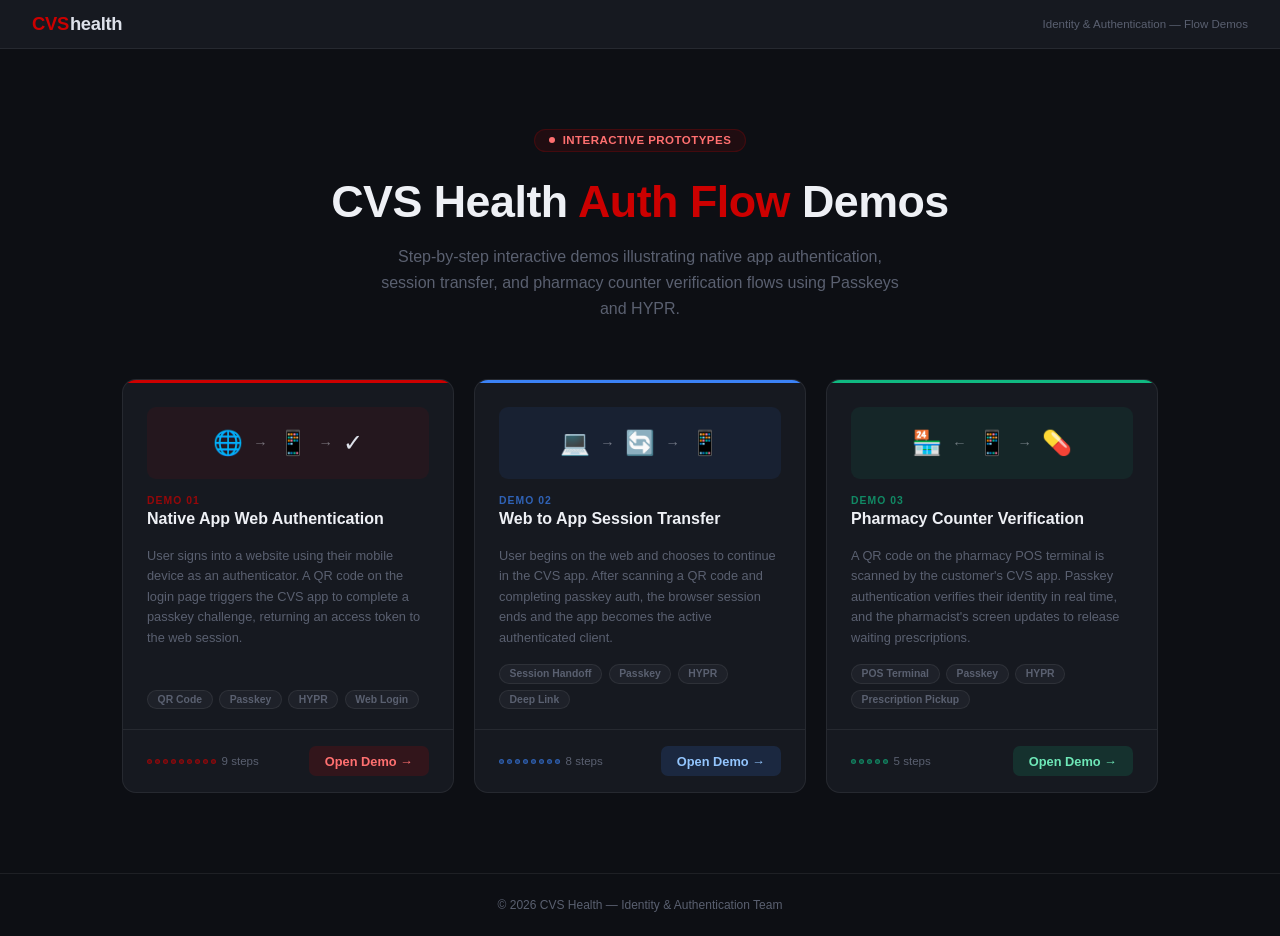
<file: index.html>
<!DOCTYPE html>
<html lang="en">
<head>
  <meta charset="UTF-8" />
  <meta name="viewport" content="width=device-width, initial-scale=1.0" />
  <title>CVS Health — Auth Flow Demos</title>
  <style>
    *, *::before, *::after { box-sizing: border-box; margin: 0; padding: 0; }

    :root {
      --red: #CC0000;
      --red-dk: #990000;
      --bg: #0d0f14;
      --sur: #161920;
      --sur2: #1e2129;
      --border: rgba(255,255,255,0.07);
      --txt: #dde1ea;
      --muted: #5a6070;
      --c1: #CC0000;
      --c2: #3b82f6;
      --c3: #10b981;
    }

    html, body {
      min-height: 100%;
      font-family: -apple-system, BlinkMacSystemFont, 'Segoe UI', sans-serif;
      background: var(--bg);
      color: var(--txt);
    }

    /* ── HEADER ── */
    header {
      background: var(--sur);
      border-bottom: 1px solid var(--border);
      padding: .8rem 2rem;
      display: flex;
      align-items: center;
      justify-content: space-between;
    }

    .cvs-logo { font-size: 1.15rem; font-weight: 900; letter-spacing: -.3px; }
    .cvs-r { color: var(--red); }
    .cvs-h { color: var(--txt); margin-left: 1px; }
    .header-tag { font-size: .72rem; color: var(--muted); }

    /* ── HERO ── */
    .hero {
      max-width: 760px;
      margin: 5rem auto 3.5rem;
      padding: 0 2rem;
      text-align: center;
    }

    .hero-eyebrow {
      display: inline-flex;
      align-items: center;
      gap: .5rem;
      background: rgba(204,0,0,.1);
      border: 1px solid rgba(204,0,0,.2);
      color: #ff7070;
      font-size: .72rem;
      font-weight: 600;
      padding: .3rem .85rem;
      border-radius: 20px;
      margin-bottom: 1.5rem;
      letter-spacing: .04em;
      text-transform: uppercase;
    }

    .hero-eyebrow::before {
      content: '';
      width: 6px;
      height: 6px;
      border-radius: 50%;
      background: #ff7070;
      animation: pulse 1.8s ease-in-out infinite;
    }

    @keyframes pulse {
      0%,100% { opacity:1; transform:scale(1); }
      50%      { opacity:.3; transform:scale(.7); }
    }

    .hero h1 {
      font-size: clamp(2rem, 5vw, 2.8rem);
      font-weight: 800;
      line-height: 1.15;
      letter-spacing: -.5px;
      color: #eef0f5;
      margin-bottom: 1rem;
    }

    .hero h1 span { color: var(--red); }

    .hero p {
      font-size: 1rem;
      color: var(--muted);
      line-height: 1.65;
      max-width: 520px;
      margin: 0 auto;
    }

    /* ── GRID ── */
    .grid {
      max-width: 1100px;
      margin: 0 auto 5rem;
      padding: 0 2rem;
      display: grid;
      grid-template-columns: repeat(3, 1fr);
      gap: 1.25rem;
    }

    /* ── CARD ── */
    .card {
      background: var(--sur);
      border: 1px solid var(--border);
      border-radius: 14px;
      overflow: hidden;
      display: flex;
      flex-direction: column;
      transition: transform .2s, box-shadow .2s, border-color .2s;
    }

    .card:hover {
      transform: translateY(-4px);
      box-shadow: 0 16px 48px rgba(0,0,0,.4);
    }

    .card-1:hover { border-color: rgba(204,0,0,.35); }
    .card-2:hover { border-color: rgba(59,130,246,.35); }
    .card-3:hover { border-color: rgba(16,185,129,.35); }

    .card-accent {
      height: 3px;
      flex-shrink: 0;
    }
    .card-1 .card-accent { background: var(--c1); }
    .card-2 .card-accent { background: var(--c2); }
    .card-3 .card-accent { background: var(--c3); }

    .card-body {
      padding: 1.5rem 1.5rem 1.25rem;
      flex: 1;
      display: flex;
      flex-direction: column;
      gap: 1rem;
    }

    /* visual preview strip */
    .card-visual {
      height: 72px;
      border-radius: 9px;
      display: flex;
      align-items: center;
      justify-content: center;
      gap: .65rem;
      font-size: 1.5rem;
      flex-shrink: 0;
    }
    .card-1 .card-visual { background: rgba(204,0,0,.08); }
    .card-2 .card-visual { background: rgba(59,130,246,.08); }
    .card-3 .card-visual { background: rgba(16,185,129,.08); }

    .flow-arrow {
      font-size: .9rem;
      opacity: .45;
    }

    /* number + title */
    .card-num {
      font-size: .65rem;
      font-weight: 700;
      text-transform: uppercase;
      letter-spacing: .1em;
    }
    .card-1 .card-num { color: rgba(204,0,0,.7); }
    .card-2 .card-num { color: rgba(59,130,246,.7); }
    .card-3 .card-num { color: rgba(16,185,129,.7); }

    .card-title {
      font-size: 1rem;
      font-weight: 700;
      color: #eef0f5;
      margin-top: .2rem;
      line-height: 1.3;
    }

    .card-desc {
      font-size: .8rem;
      color: var(--muted);
      line-height: 1.6;
    }

    /* tags */
    .card-tags {
      display: flex;
      flex-wrap: wrap;
      gap: .4rem;
      margin-top: auto;
    }

    .tag {
      font-size: .65rem;
      font-weight: 600;
      padding: .2rem .6rem;
      border-radius: 20px;
      background: var(--sur2);
      color: var(--muted);
      border: 1px solid var(--border);
    }

    /* footer */
    .card-footer {
      padding: 1rem 1.5rem;
      border-top: 1px solid var(--border);
      display: flex;
      align-items: center;
      justify-content: space-between;
    }

    .card-steps {
      font-size: .72rem;
      color: var(--muted);
      display: flex;
      align-items: center;
      gap: .35rem;
    }

    .steps-dots {
      display: flex;
      gap: 3px;
    }

    .steps-dots span {
      width: 5px;
      height: 5px;
      border-radius: 50%;
      background: var(--sur2);
      border: 1px solid var(--border);
    }

    .card-1 .steps-dots span { background: rgba(204,0,0,.35); border-color: rgba(204,0,0,.5); }
    .card-2 .steps-dots span { background: rgba(59,130,246,.35); border-color: rgba(59,130,246,.5); }
    .card-3 .steps-dots span { background: rgba(16,185,129,.35); border-color: rgba(16,185,129,.5); }

    .card-link {
      display: inline-flex;
      align-items: center;
      gap: .4rem;
      font-size: .8rem;
      font-weight: 600;
      text-decoration: none;
      padding: .45rem 1rem;
      border-radius: 7px;
      transition: background .15s;
    }

    .card-1 .card-link { background: rgba(204,0,0,.15); color: #ff7070; }
    .card-1 .card-link:hover { background: rgba(204,0,0,.25); }
    .card-2 .card-link { background: rgba(59,130,246,.15); color: #93c5fd; }
    .card-2 .card-link:hover { background: rgba(59,130,246,.25); }
    .card-3 .card-link { background: rgba(16,185,129,.15); color: #6ee7b7; }
    .card-3 .card-link:hover { background: rgba(16,185,129,.25); }

    /* ── FOOTER ── */
    footer {
      border-top: 1px solid var(--border);
      padding: 1.5rem 2rem;
      text-align: center;
      font-size: .75rem;
      color: var(--muted);
    }

    @media (max-width: 860px) {
      .grid { grid-template-columns: 1fr; max-width: 480px; }
      .hero { margin-top: 3rem; }
    }
  </style>
</head>
<body>

  <header>
    <div class="cvs-logo"><span class="cvs-r">CVS</span><span class="cvs-h">health</span></div>
    <span class="header-tag">Identity &amp; Authentication &mdash; Flow Demos</span>
  </header>

  <section class="hero">
    <div class="hero-eyebrow">Interactive Prototypes</div>
    <h1>CVS Health <span>Auth Flow</span> Demos</h1>
    <p>Step-by-step interactive demos illustrating native app authentication, session transfer, and pharmacy counter verification flows using Passkeys and HYPR.</p>
  </section>

  <div class="grid">

    <!-- Demo 1 -->
    <div class="card card-1">
      <div class="card-accent"></div>
      <div class="card-body">
        <div class="card-visual">
          <span>&#127760;</span>
          <span class="flow-arrow">&#8594;</span>
          <span>&#128241;</span>
          <span class="flow-arrow">&#8594;</span>
          <span>&#10003;</span>
        </div>
        <div>
          <div class="card-num">Demo 01</div>
          <div class="card-title">Native App Web Authentication</div>
        </div>
        <p class="card-desc">User signs into a website using their mobile device as an authenticator. A QR code on the login page triggers the CVS app to complete a passkey challenge, returning an access token to the web session.</p>
        <div class="card-tags">
          <span class="tag">QR Code</span>
          <span class="tag">Passkey</span>
          <span class="tag">HYPR</span>
          <span class="tag">Web Login</span>
        </div>
      </div>
      <div class="card-footer">
        <div class="card-steps">
          <div class="steps-dots">
            <span></span><span></span><span></span><span></span><span></span>
            <span></span><span></span><span></span><span></span>
          </div>
          9 steps
        </div>
        <a href="web-auth.html" class="card-link">Open Demo &#8594;</a>
      </div>
    </div>

    <!-- Demo 2 -->
    <div class="card card-2">
      <div class="card-accent"></div>
      <div class="card-body">
        <div class="card-visual">
          <span>&#128187;</span>
          <span class="flow-arrow">&#8594;</span>
          <span>&#128260;</span>
          <span class="flow-arrow">&#8594;</span>
          <span>&#128241;</span>
        </div>
        <div>
          <div class="card-num">Demo 02</div>
          <div class="card-title">Web to App Session Transfer</div>
        </div>
        <p class="card-desc">User begins on the web and chooses to continue in the CVS app. After scanning a QR code and completing passkey auth, the browser session ends and the app becomes the active authenticated client.</p>
        <div class="card-tags">
          <span class="tag">Session Handoff</span>
          <span class="tag">Passkey</span>
          <span class="tag">HYPR</span>
          <span class="tag">Deep Link</span>
        </div>
      </div>
      <div class="card-footer">
        <div class="card-steps">
          <div class="steps-dots">
            <span></span><span></span><span></span><span></span>
            <span></span><span></span><span></span><span></span>
          </div>
          8 steps
        </div>
        <a href="variation.html" class="card-link">Open Demo &#8594;</a>
      </div>
    </div>

    <!-- Demo 3 -->
    <div class="card card-3">
      <div class="card-accent"></div>
      <div class="card-body">
        <div class="card-visual">
          <span>&#127978;</span>
          <span class="flow-arrow">&#8592;</span>
          <span>&#128241;</span>
          <span class="flow-arrow">&#8594;</span>
          <span>&#128138;</span>
        </div>
        <div>
          <div class="card-num">Demo 03</div>
          <div class="card-title">Pharmacy Counter Verification</div>
        </div>
        <p class="card-desc">A QR code on the pharmacy POS terminal is scanned by the customer's CVS app. Passkey authentication verifies their identity in real time, and the pharmacist's screen updates to release waiting prescriptions.</p>
        <div class="card-tags">
          <span class="tag">POS Terminal</span>
          <span class="tag">Passkey</span>
          <span class="tag">HYPR</span>
          <span class="tag">Prescription Pickup</span>
        </div>
      </div>
      <div class="card-footer">
        <div class="card-steps">
          <div class="steps-dots">
            <span></span><span></span><span></span><span></span><span></span>
          </div>
          5 steps
        </div>
        <a href="pharmacy.html" class="card-link">Open Demo &#8594;</a>
      </div>
    </div>

  </div>

  <footer>
    &copy; 2026 CVS Health &mdash; Identity &amp; Authentication Team
  </footer>

</body>
</html>
</file>
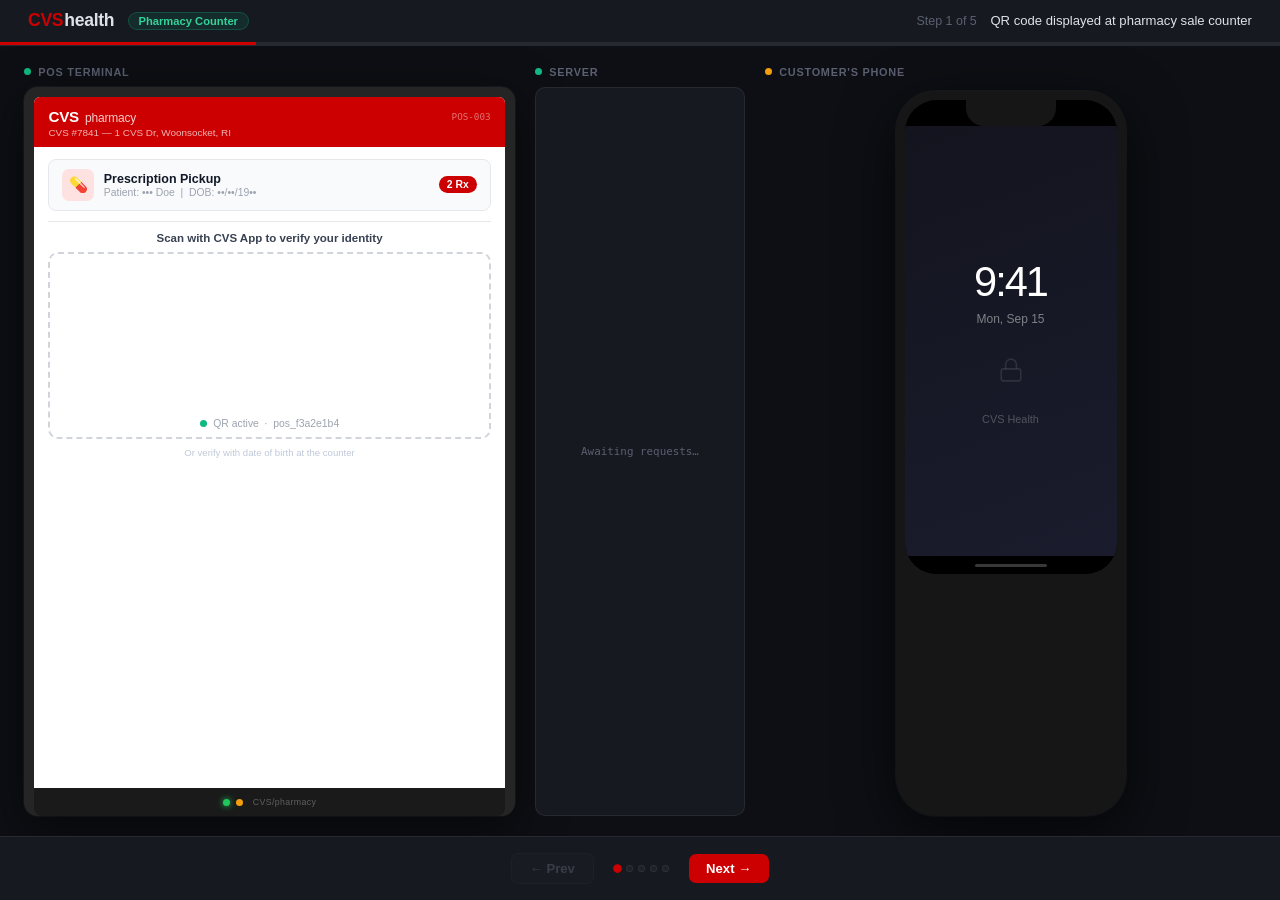
<file: pharmacy.html>
<!DOCTYPE html>
<html lang="en">
<head>
  <meta charset="UTF-8" />
  <meta name="viewport" content="width=device-width, initial-scale=1.0" />
  <title>CVS Health — Pharmacy Counter Auth Demo</title>
  <link rel="stylesheet" href="style.css" />
  <link rel="stylesheet" href="pharmacy.css" />
</head>
<body>

  <header>
    <div class="header-inner">
      <div class="brand">
        <div class="cvs-logo"><span class="cvs-r">CVS</span><span class="cvs-h">health</span></div>
        <span class="demo-badge pharm-badge">Pharmacy Counter</span>
      </div>
      <div class="step-meta">
        <span class="step-counter" id="stepCounter">Step 1 of 5</span>
        <span class="step-title" id="stepTitle">QR code displayed at sale counter</span>
      </div>
    </div>
    <div class="progress-track"><div class="progress-fill" id="progressFill"></div></div>
  </header>

  <main>
    <div class="stage">

      <!-- POS TERMINAL -->
      <div class="col">
        <div class="col-label"><span class="dot pos-dot"></span>POS Terminal</div>
        <div class="terminal-wrap">
          <div class="terminal">
            <div class="terminal-screen" id="posScreen"></div>
            <div class="terminal-base">
              <span class="t-light green" id="tLightGreen"></span>
              <span class="t-light amber" id="tLightAmber"></span>
              <span class="t-brand">CVS/pharmacy</span>
            </div>
          </div>
        </div>
      </div>

      <!-- SERVER -->
      <div class="col server-col">
        <div class="col-label"><span class="dot srv"></span>Server</div>
        <div class="server-log" id="serverLog">
          <p class="srv-idle">Awaiting requests…</p>
        </div>
      </div>

      <!-- CUSTOMER PHONE -->
      <div class="col">
        <div class="col-label"><span class="dot app"></span>Customer's Phone</div>
        <div class="phone-wrap">
          <div class="phone">
            <div class="phone-inner">
              <div class="notch"></div>
              <div class="phone-screen" id="appScreen"></div>
              <div class="home-bar"></div>
            </div>
          </div>
        </div>
      </div>

    </div>
  </main>

  <footer>
    <div class="controls">
      <button class="ctrl secondary" id="btnPrev" onclick="prevStep()">&#8592; Prev</button>
      <div class="dots" id="dots"></div>
      <button class="ctrl primary" id="btnNext" onclick="nextStep()">Next &#8594;</button>
    </div>
  </footer>

  <script src="pharmacy.js"></script>
</body>
</html>
</file>
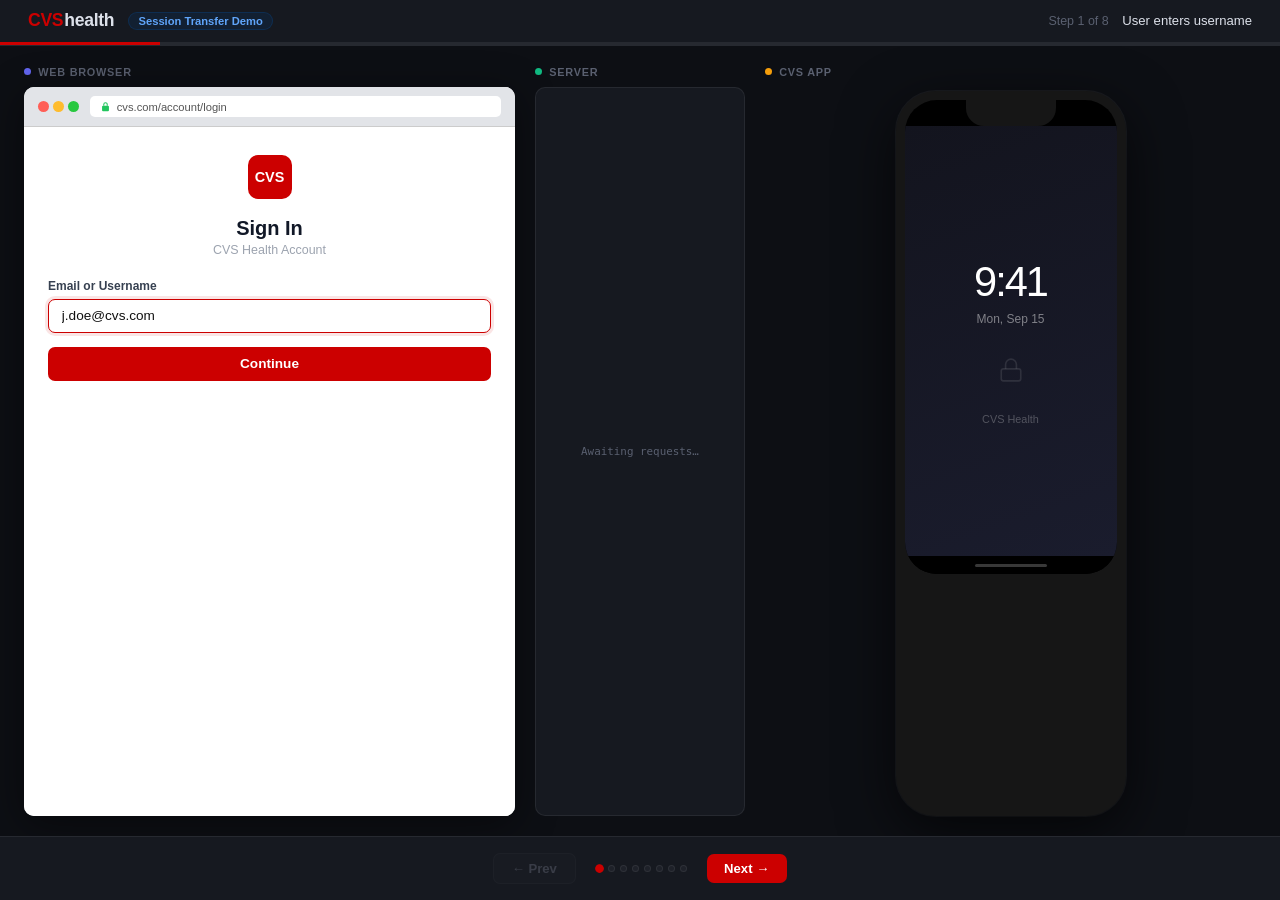
<file: variation.html>
<!DOCTYPE html>
<html lang="en">
<head>
  <meta charset="UTF-8" />
  <meta name="viewport" content="width=device-width, initial-scale=1.0" />
  <title>CVS Health — Session Transfer Demo</title>
  <link rel="stylesheet" href="style.css" />
  <link rel="stylesheet" href="variation.css" />
</head>
<body>

  <header>
    <div class="header-inner">
      <div class="brand">
        <div class="cvs-logo"><span class="cvs-r">CVS</span><span class="cvs-h">health</span></div>
        <span class="demo-badge">Session Transfer Demo</span>
      </div>
      <div class="step-meta">
        <span class="step-counter" id="stepCounter">Step 1 of 8</span>
        <span class="step-title" id="stepTitle">User enters username</span>
      </div>
    </div>
    <div class="progress-track"><div class="progress-fill" id="progressFill"></div></div>
  </header>

  <main>
    <div class="stage">

      <div class="col">
        <div class="col-label"><span class="dot web"></span>Web Browser</div>
        <div class="browser">
          <div class="browser-chrome">
            <div class="traffic"><span class="tl r"></span><span class="tl y"></span><span class="tl g"></span></div>
            <div class="url-bar" id="urlBar">
              <svg class="lock" viewBox="0 0 16 16"><rect x="3" y="7" width="10" height="8" rx="1.5" fill="#22c55e"/><path d="M5.5 7V5a2.5 2.5 0 015 0v2" stroke="#22c55e" stroke-width="1.5" fill="none"/></svg>
              cvs.com/account/login
            </div>
          </div>
          <div class="browser-viewport" id="webScreen"></div>
        </div>
      </div>

      <div class="col server-col">
        <div class="col-label"><span class="dot srv"></span>Server</div>
        <div class="server-log" id="serverLog">
          <p class="srv-idle">Awaiting requests…</p>
        </div>
      </div>

      <div class="col">
        <div class="col-label"><span class="dot app"></span>CVS App</div>
        <div class="phone-wrap">
          <div class="phone">
            <div class="phone-inner">
              <div class="notch"></div>
              <div class="phone-screen" id="appScreen"></div>
              <div class="home-bar"></div>
            </div>
          </div>
        </div>
      </div>

    </div>
  </main>

  <footer>
    <div class="controls">
      <button class="ctrl secondary" id="btnPrev" onclick="prevStep()">&#8592; Prev</button>
      <div class="dots" id="dots"></div>
      <button class="ctrl primary" id="btnNext" onclick="nextStep()">Next &#8594;</button>
    </div>
  </footer>

  <script src="variation.js"></script>
</body>
</html>
</file>
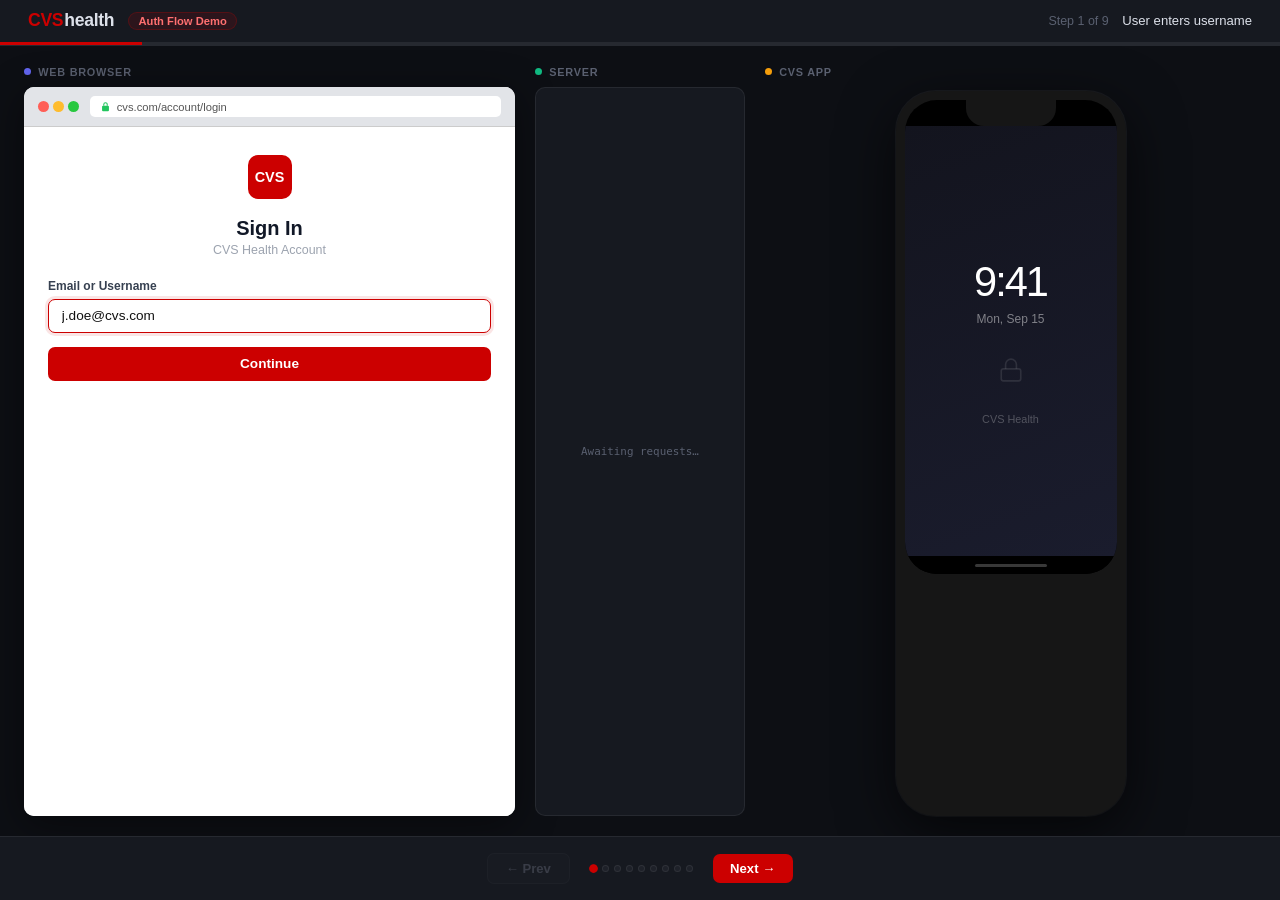
<file: web-auth.html>
<!DOCTYPE html>
<html lang="en">
<head>
  <meta charset="UTF-8" />
  <meta name="viewport" content="width=device-width, initial-scale=1.0" />
  <title>CVS Health — Native App Web Auth Demo</title>
  <link rel="stylesheet" href="style.css" />
</head>
<body>

  <header>
    <div class="header-inner">
      <div class="brand">
        <div class="cvs-logo"><span class="cvs-r">CVS</span><span class="cvs-h">health</span></div>
        <span class="demo-badge">Auth Flow Demo</span>
      </div>
      <div class="step-meta">
        <span class="step-counter" id="stepCounter">Step 1 of 9</span>
        <span class="step-title" id="stepTitle">User enters username</span>
      </div>
    </div>
    <div class="progress-track"><div class="progress-fill" id="progressFill"></div></div>
  </header>

  <main>
    <div class="stage">

      <div class="col">
        <div class="col-label"><span class="dot web"></span>Web Browser</div>
        <div class="browser">
          <div class="browser-chrome">
            <div class="traffic"><span class="tl r"></span><span class="tl y"></span><span class="tl g"></span></div>
            <div class="url-bar">
              <svg class="lock" viewBox="0 0 16 16"><rect x="3" y="7" width="10" height="8" rx="1.5" fill="#22c55e"/><path d="M5.5 7V5a2.5 2.5 0 015 0v2" stroke="#22c55e" stroke-width="1.5" fill="none"/></svg>
              cvs.com/account/login
            </div>
          </div>
          <div class="browser-viewport" id="webScreen"></div>
        </div>
      </div>

      <div class="col server-col">
        <div class="col-label"><span class="dot srv"></span>Server</div>
        <div class="server-log" id="serverLog">
          <p class="srv-idle">Awaiting requests…</p>
        </div>
      </div>

      <div class="col">
        <div class="col-label"><span class="dot app"></span>CVS App</div>
        <div class="phone-wrap">
          <div class="phone">
            <div class="phone-inner">
              <div class="notch"></div>
              <div class="phone-screen" id="appScreen"></div>
              <div class="home-bar"></div>
            </div>
          </div>
        </div>
      </div>

    </div>
  </main>

  <footer>
    <div class="controls">
      <button class="ctrl secondary" id="btnPrev" onclick="prevStep()">&#8592; Prev</button>
      <div class="dots" id="dots"></div>
      <button class="ctrl primary" id="btnNext" onclick="nextStep()">Next &#8594;</button>
    </div>
  </footer>

  <script src="app.js"></script>
</body>
</html>
</file>
<file: style.css>
*, *::before, *::after { box-sizing: border-box; margin: 0; padding: 0; }

:root {
  --red: #CC0000;
  --red-dk: #990000;
  --bg: #0d0f14;
  --sur: #161920;
  --sur2: #1e2129;
  --border: rgba(255,255,255,0.07);
  --muted: #5a6070;
  --txt: #dde1ea;
  --web-c: #6366f1;
  --srv-c: #10b981;
  --app-c: #f59e0b;
  --r: 10px;
}

html, body { height: 100%; font-family: -apple-system, BlinkMacSystemFont, 'Segoe UI', sans-serif; background: var(--bg); color: var(--txt); overflow: hidden; }

/* ── HEADER ── */
header { background: var(--sur); border-bottom: 1px solid var(--border); flex-shrink: 0; }
.header-inner { max-width: 1280px; margin: 0 auto; padding: .65rem 1.75rem; display: flex; align-items: center; justify-content: space-between; }
.brand { display: flex; align-items: center; gap: .85rem; }
.cvs-logo { font-size: 1.1rem; font-weight: 900; letter-spacing: -.3px; }
.cvs-r { color: var(--red); }
.cvs-h { color: var(--txt); margin-left: 1px; }
.demo-badge { background: rgba(204,0,0,.12); color: #ff7070; border: 1px solid rgba(204,0,0,.25); padding: .15rem .6rem; border-radius: 20px; font-size: .7rem; font-weight: 600; }
.step-meta { display: flex; align-items: center; gap: .85rem; }
.step-counter { color: var(--muted); font-size: .78rem; }
.step-title { color: var(--txt); font-size: .82rem; font-weight: 500; }
.progress-track { height: 3px; background: var(--border); }
.progress-fill { height: 100%; background: var(--red); transition: width .4s ease; width: 11.11%; }

/* ── LAYOUT ── */
body { display: flex; flex-direction: column; }
main { flex: 1; overflow: hidden; padding: 1.25rem 1.5rem; }
.stage { height: 100%; max-width: 1280px; margin: 0 auto; display: grid; grid-template-columns: 1fr 210px 1fr; gap: 1.25rem; }
.col { display: flex; flex-direction: column; gap: .6rem; min-height: 0; }
.col-label { display: flex; align-items: center; gap: .45rem; font-size: .68rem; font-weight: 700; text-transform: uppercase; letter-spacing: .07em; color: var(--muted); }
.dot { width: 7px; height: 7px; border-radius: 50%; }
.dot.web { background: var(--web-c); }
.dot.srv { background: var(--srv-c); }
.dot.app { background: var(--app-c); }

/* ── BROWSER ── */
.browser { flex: 1; background: #f4f5f7; border-radius: var(--r); overflow: hidden; box-shadow: 0 8px 40px rgba(0,0,0,.45); display: flex; flex-direction: column; }
.browser-chrome { background: #e2e4e8; padding: .55rem .9rem; display: flex; align-items: center; gap: .65rem; border-bottom: 1px solid #ccc; flex-shrink: 0; }
.traffic { display: flex; gap: 4px; }
.tl { width: 11px; height: 11px; border-radius: 50%; }
.tl.r { background: #ff5f57; }
.tl.y { background: #febc2e; }
.tl.g { background: #28c840; }
.url-bar { flex: 1; background: #fff; border-radius: 5px; padding: .28rem .65rem; font-size: .7rem; color: #555; display: flex; align-items: center; gap: .35rem; }
.lock { width: 11px; height: 11px; flex-shrink: 0; }
.browser-viewport { flex: 1; background: #fff; overflow: hidden; }

/* ── SERVER ── */
.server-col { min-height: 0; }
.server-log { flex: 1; background: var(--sur); border: 1px solid var(--border); border-radius: var(--r); padding: .85rem; font-family: 'Consolas', 'Menlo', monospace; font-size: .68rem; overflow-y: auto; display: flex; flex-direction: column; gap: .45rem; min-height: 0; }
.srv-idle { color: var(--muted); text-align: center; margin: auto; }
.log-e { padding: .35rem .55rem; border-radius: 5px; line-height: 1.55; word-break: break-all; white-space: pre-wrap; animation: logIn .25s ease-out; }
.log-e.req { background: rgba(99,102,241,.1); border-left: 2px solid var(--web-c); color: #a5b4fc; }
.log-e.res { background: rgba(16,185,129,.1); border-left: 2px solid var(--srv-c); color: #6ee7b7; }
.log-e.evt { background: rgba(245,158,11,.1); border-left: 2px solid var(--app-c); color: #fcd34d; }
@keyframes logIn { from { opacity:0; transform:translateX(-6px); } to { opacity:1; transform:none; } }

/* ── PHONE ── */
.phone-wrap { flex: 1; display: flex; justify-content: center; padding-top: .25rem; }
.phone { width: 230px; background: #161616; border-radius: 40px; padding: 9px; box-shadow: 0 16px 56px rgba(0,0,0,.65), 0 0 0 1px rgba(255,255,255,.06); }
.phone-inner { background: #000; border-radius: 32px; overflow: hidden; display: flex; flex-direction: column; }
.notch { width: 90px; height: 26px; background: #161616; border-radius: 0 0 18px 18px; margin: 0 auto; position: relative; z-index: 2; }
.phone-screen { flex: 1; background: #fff; overflow: hidden; min-height: 430px; }
.home-bar { height: 18px; background: #000; display: flex; align-items: center; justify-content: center; }
.home-bar::after { content: ''; width: 72px; height: 3px; background: rgba(255,255,255,.22); border-radius: 2px; }

/* ── FOOTER ── */
footer { flex-shrink: 0; height: 64px; display: flex; align-items: center; justify-content: center; border-top: 1px solid var(--border); background: var(--sur); }
.controls { display: flex; align-items: center; gap: 1.25rem; }
.ctrl { padding: .45rem 1.1rem; border-radius: 7px; border: none; font-size: .82rem; font-weight: 600; cursor: pointer; transition: background .15s, opacity .15s; }
.ctrl.primary { background: var(--red); color: #fff; }
.ctrl.primary:hover { background: var(--red-dk); }
.ctrl.secondary { background: var(--sur2); color: #8a8fa0; border: 1px solid var(--border); }
.ctrl.secondary:hover { color: var(--txt); }
.ctrl:disabled { opacity: .3; cursor: not-allowed; }
.dots { display: flex; gap: 5px; }
.dot-step { width: 7px; height: 7px; border-radius: 50%; background: var(--sur2); border: 1px solid var(--border); transition: all .2s; }
.dot-step.active { background: var(--red); border-color: var(--red); transform: scale(1.25); }
.dot-step.done { background: rgba(204,0,0,.3); border-color: rgba(204,0,0,.4); }

/* ══════════════════════════════
   WEB SCREENS
══════════════════════════════ */
.ws { padding: 1.75rem 1.5rem; display: flex; flex-direction: column; align-items: center; min-height: 430px; }
.ws-mark { width: 44px; height: 44px; background: var(--red); border-radius: 10px; display: flex; align-items: center; justify-content: center; color: #fff; font-weight: 900; font-size: .9rem; margin-bottom: 1.1rem; }
.ws h2 { font-size: 1.25rem; font-weight: 700; color: #111827; }
.ws .sub { font-size: .78rem; color: #9ca3af; margin-top: .2rem; margin-bottom: 1.4rem; text-align: center; }
.ws-field { width: 100%; margin-bottom: .85rem; }
.ws-field label { display: block; font-size: .75rem; font-weight: 600; color: #374151; margin-bottom: .35rem; }
.ws-input { width: 100%; padding: .55rem .8rem; border: 1.5px solid #d1d5db; border-radius: 7px; font-size: .85rem; color: #111; background: #fff; outline: none; }
.ws-input.focused { border-color: var(--red); box-shadow: 0 0 0 3px rgba(204,0,0,.1); }
.ws-btn { width: 100%; padding: .6rem; border-radius: 7px; border: none; font-size: .85rem; font-weight: 600; cursor: pointer; }
.ws-btn.primary { background: var(--red); color: #fff; }
.ws-btn.ghost { background: transparent; border: 1.5px solid var(--red); color: var(--red); margin-top: .6rem; }
.ws-divider { display: flex; align-items: center; gap: .6rem; width: 100%; margin: .85rem 0; color: #d1d5db; font-size: .75rem; }
.ws-divider::before, .ws-divider::after { content: ''; flex: 1; height: 1px; background: #e5e7eb; }

/* Login options */
.opt-card { width: 100%; border: 1.5px solid #e5e7eb; border-radius: 9px; padding: .75rem .9rem; display: flex; align-items: center; gap: .7rem; margin-bottom: .6rem; cursor: pointer; }
.opt-card.selected { border-color: var(--red); background: #fff8f8; }
.opt-icon { width: 34px; height: 34px; border-radius: 7px; display: flex; align-items: center; justify-content: center; font-size: 1rem; flex-shrink: 0; }
.opt-icon.gray { background: #f3f4f6; }
.opt-icon.red { background: var(--red); color: #fff; font-weight: 900; font-size: .75rem; }
.opt-label { font-size: .8rem; font-weight: 600; color: #111827; }
.opt-sub { font-size: .7rem; color: #9ca3af; margin-top: .05rem; }
.opt-new { background: var(--red); color: #fff; font-size: .6rem; padding: 1px 5px; border-radius: 3px; margin-left: 5px; vertical-align: middle; }
.opt-arrow { margin-left: auto; color: #9ca3af; font-size: .9rem; }

/* QR */
.ws-qr-wrap { display: flex; flex-direction: column; align-items: center; gap: .65rem; width: 100%; }
.qr-canvas { border: 1px solid #e5e7eb; border-radius: 7px; padding: 7px; background: #fff; }
.qr-tag { display: flex; align-items: center; gap: .4rem; font-size: .7rem; color: #9ca3af; }
.pulse { width: 7px; height: 7px; border-radius: 50%; background: var(--red); animation: pulse 1.5s ease-in-out infinite; }
@keyframes pulse { 0%,100%{opacity:1;transform:scale(1)} 50%{opacity:.35;transform:scale(.75)} }
.qr-waiting-pill { display: flex; align-items: center; gap: .45rem; padding: .4rem .9rem; background: #f9fafb; border: 1px solid #e5e7eb; border-radius: 20px; font-size: .72rem; color: #9ca3af; }
.dot3 span { display: inline-block; width: 4px; height: 4px; background: #aaa; border-radius: 50%; margin: 0 1.5px; animation: bounce3 1.2s ease-in-out infinite; }
.dot3 span:nth-child(2) { animation-delay: .18s; }
.dot3 span:nth-child(3) { animation-delay: .36s; }
@keyframes bounce3 { 0%,100%{transform:translateY(0);opacity:.4} 50%{transform:translateY(-4px);opacity:1} }
.qr-url { font-size: .65rem; color: #c0c4cc; font-family: monospace; margin-top: .25rem; text-align: center; }

/* Spinner */
.spin { width: 34px; height: 34px; border: 3px solid #f0f0f0; border-top-color: var(--red); border-radius: 50%; animation: spin .8s linear infinite; }
@keyframes spin { to { transform: rotate(360deg); } }

/* Token receiving */
.token-box { background: #f0fdf4; border: 1px solid #bbf7d0; border-radius: 7px; padding: .55rem .85rem; width: 100%; font-family: monospace; font-size: .68rem; color: #166534; word-break: break-all; margin-top: 1rem; }

/* Authenticated */
.check-circle { width: 52px; height: 52px; background: #ecfdf5; border-radius: 50%; display: flex; align-items: center; justify-content: center; margin-bottom: 1.1rem; animation: popIn .4s cubic-bezier(.175,.885,.32,1.275); }
.check-circle svg { width: 26px; height: 26px; color: #10b981; }
@keyframes popIn { from{transform:scale(0)} to{transform:scale(1)} }
.user-card { width: 100%; background: #f9fafb; border: 1px solid #e5e7eb; border-radius: 9px; padding: .75rem .9rem; display: flex; align-items: center; gap: .65rem; margin-top: .85rem; }
.avatar { width: 34px; height: 34px; background: var(--red); border-radius: 50%; display: flex; align-items: center; justify-content: center; color: #fff; font-weight: 700; font-size: .78rem; flex-shrink: 0; }
.u-name { font-size: .82rem; font-weight: 600; color: #111827; }
.u-sub { font-size: .68rem; color: #9ca3af; }
.auth-method { background: #f0fdf4; border: 1px solid #bbf7d0; border-radius: 7px; padding: .5rem .9rem; width: 100%; font-size: .7rem; color: #166534; text-align: center; margin-top: .65rem; }

/* ══════════════════════════════
   APP SCREENS
══════════════════════════════ */
.as { display: flex; flex-direction: column; min-height: 430px; }

/* Idle */
.as-idle { flex: 1; background: linear-gradient(160deg, #13141e 0%, #1a1c2d 100%); display: flex; flex-direction: column; align-items: center; justify-content: center; color: #fff; gap: .4rem; text-align: center; padding: 1.5rem; }
.as-time { font-size: 2.6rem; font-weight: 200; letter-spacing: -2px; }
.as-date { font-size: .75rem; opacity: .45; margin-bottom: 1.5rem; }
.as-lock svg { width: 26px; height: 26px; opacity: .3; }
.as-app-name { font-size: .68rem; opacity: .25; margin-top: 1.25rem; }

/* Deep link */
.as-deeplink { flex: 1; background: linear-gradient(160deg, #13141e 0%, #1a1c2d 100%); display: flex; flex-direction: column; align-items: center; justify-content: center; color: #fff; gap: .85rem; text-align: center; padding: 1.5rem; }
.app-icon { width: 60px; height: 60px; background: var(--red); border-radius: 14px; display: flex; align-items: center; justify-content: center; font-weight: 900; font-size: 1.05rem; color: #fff; animation: slideDown .45s ease-out; }
@keyframes slideDown { from{transform:translateY(-24px);opacity:0} to{transform:none;opacity:1} }
.as-deeplink h3 { font-size: .9rem; font-weight: 600; }
.as-deeplink p { font-size: .72rem; opacity: .5; }
.dl-token { font-family: monospace; font-size: .62rem; opacity: .35; margin-top: .15rem; }

/* Confirm */
.as-confirm { flex: 1; background: #f3f4f6; display: flex; flex-direction: column; }
.app-topbar { background: var(--red); padding: .65rem .9rem; display: flex; align-items: center; gap: .45rem; flex-shrink: 0; }
.app-topbar-logo { color: #fff; font-weight: 900; font-size: .88rem; }
.app-topbar-sub { color: rgba(255,255,255,.7); font-size: .78rem; }
.confirm-body { flex: 1; padding: 1.1rem .9rem .5rem; display: flex; flex-direction: column; align-items: center; text-align: center; gap: .6rem; }
.web-icon { width: 44px; height: 44px; background: #e0e7ff; border-radius: 10px; display: flex; align-items: center; justify-content: center; font-size: 1.3rem; }
.confirm-body h3 { font-size: .88rem; font-weight: 700; color: #111827; }
.confirm-body p { font-size: .72rem; color: #6b7280; line-height: 1.5; }
.site-badge { background: #fff; border: 1px solid #e5e7eb; border-radius: 7px; padding: .45rem .8rem; width: 100%; display: flex; align-items: center; gap: .4rem; font-size: .75rem; }
.site-badge .lock-green { color: #22c55e; font-size: .85rem; }
.site-url { font-weight: 600; color: #111827; }
.site-ok { margin-left: auto; font-size: .65rem; color: #22c55e; }
.conf-note { font-size: .65rem; color: #9ca3af; }
.app-actions { padding: .75rem .9rem .85rem; display: flex; flex-direction: column; gap: .45rem; }
.app-btn { width: 100%; padding: .58rem; border-radius: 7px; border: none; font-size: .8rem; font-weight: 600; cursor: pointer; }
.app-btn.primary { background: var(--red); color: #fff; }
.app-btn.ghost { background: #fff; border: 1.5px solid #d1d5db; color: #6b7280; }

/* Passkey */
.as-passkey { flex: 1; background: #13141e; display: flex; flex-direction: column; align-items: center; justify-content: center; color: #fff; gap: 1.1rem; text-align: center; padding: 1.5rem; }
.faceid { width: 76px; height: 76px; border-radius: 50%; border: 2px solid rgba(255,255,255,.1); display: flex; align-items: center; justify-content: center; position: relative; }
.faceid::before { content:''; position:absolute; inset:-5px; border-radius:50%; border:2.5px solid transparent; border-top-color:var(--red); animation:spin 1.1s linear infinite; }
.faceid svg { width: 36px; height: 36px; opacity: .8; }
.as-passkey h3 { font-size: .92rem; font-weight: 600; }
.as-passkey .pk-sub { font-size: .72rem; opacity: .45; }
.hypr-tag { font-size: .62rem; opacity: .25; font-family: monospace; margin-top: .35rem; }

/* App success */
.as-success { flex: 1; background: linear-gradient(160deg, #052e16 0%, #064e3b 100%); display: flex; flex-direction: column; align-items: center; justify-content: center; color: #fff; gap: .85rem; text-align: center; padding: 1.5rem; }
.success-ring { width: 60px; height: 60px; background: rgba(255,255,255,.12); border-radius: 50%; display: flex; align-items: center; justify-content: center; animation: popIn .4s cubic-bezier(.175,.885,.32,1.275); }
.success-ring svg { width: 30px; height: 30px; }
.as-success h3 { font-size: .92rem; font-weight: 700; }
.as-success p { font-size: .72rem; opacity: .6; }
.token-returned { background: rgba(255,255,255,.08); border-radius: 7px; padding: .45rem .85rem; font-size: .65rem; font-family: monospace; margin-top: .35rem; opacity: .7; }
</file>
<file: pharmacy.css>
/* ── HEADER BADGE ── */
.pharm-badge {
  background: rgba(16, 185, 129, 0.12);
  color: #34d399;
  border-color: rgba(16, 185, 129, 0.25);
}

/* ── POS COLUMN DOT ── */
.dot.pos-dot { background: #10b981; }

/* ── TERMINAL MOCKUP ── */
.terminal-wrap { flex: 1; display: flex; flex-direction: column; }

.terminal {
  flex: 1;
  background: #252525;
  border-radius: 14px;
  padding: 10px 10px 0;
  box-shadow: 0 12px 48px rgba(0,0,0,.55), 0 0 0 1px rgba(255,255,255,.05);
  display: flex;
  flex-direction: column;
}

.terminal-screen {
  flex: 1;
  background: #fff;
  border-radius: 6px 6px 0 0;
  overflow: hidden;
  display: flex;
  flex-direction: column;
  min-height: 460px;
}

.terminal-base {
  height: 28px;
  background: #1a1a1a;
  border-radius: 0 0 8px 8px;
  margin: 0;
  display: flex;
  align-items: center;
  justify-content: center;
  gap: 6px;
  flex-shrink: 0;
}

.t-light {
  width: 7px;
  height: 7px;
  border-radius: 50%;
}

.t-light.green { background: #22c55e; box-shadow: 0 0 6px #22c55e; }
.t-light.amber { background: #f59e0b; }
.t-light.amber.blink { animation: amberBlink 1s ease-in-out infinite; }
@keyframes amberBlink { 0%,100%{opacity:1} 50%{opacity:.2} }

.t-brand { font-size: .55rem; color: rgba(255,255,255,.3); letter-spacing: .04em; font-family: 'Segoe UI', sans-serif; margin-left: 4px; }

/* ══════════════════════════════
   POS SCREENS
══════════════════════════════ */

/* Shared POS header */
.pos-hdr {
  background: var(--red);
  padding: .65rem .9rem .55rem;
  flex-shrink: 0;
}
.pos-hdr-row { display: flex; align-items: center; justify-content: space-between; }
.pos-hdr-logo { color: #fff; font-weight: 900; font-size: .95rem; letter-spacing: -.2px; }
.pos-hdr-logo span { font-weight: 400; font-size: .75rem; opacity: .8; margin-left: 2px; }
.pos-store { color: rgba(255,255,255,.7); font-size: .62rem; margin-top: .15rem; }
.pos-terminal-id { color: rgba(255,255,255,.45); font-size: .58rem; font-family: monospace; }

/* ── POS: Pickup QR ── */
.pos-pickup {
  flex: 1;
  display: flex;
  flex-direction: column;
  align-items: center;
  padding: .75rem .9rem 1rem;
  gap: .5rem;
}

.pos-rx-card {
  width: 100%;
  background: #f9fafb;
  border: 1px solid #e5e7eb;
  border-radius: 8px;
  padding: .55rem .8rem;
  display: flex;
  align-items: center;
  gap: .6rem;
}

.pos-rx-icon {
  width: 32px;
  height: 32px;
  background: #fee2e2;
  border-radius: 7px;
  display: flex;
  align-items: center;
  justify-content: center;
  font-size: .95rem;
  flex-shrink: 0;
}

.pos-rx-name { font-size: .78rem; font-weight: 700; color: #111827; }
.pos-rx-sub  { font-size: .65rem; color: #9ca3af; margin-top: .05rem; }
.pos-rx-count { margin-left: auto; background: var(--red); color: #fff; font-size: .65rem; font-weight: 700; padding: .2rem .5rem; border-radius: 12px; }

.pos-divider {
  width: 100%;
  height: 1px;
  background: #e5e7eb;
  margin: .15rem 0;
}

.pos-scan-label {
  font-size: .72rem;
  font-weight: 600;
  color: #374151;
  text-align: center;
}

.pos-qr-zone {
  display: flex;
  flex-direction: column;
  align-items: center;
  gap: .5rem;
  padding: .5rem;
  border: 2px dashed #d1d5db;
  border-radius: 10px;
  width: 100%;
}

.pos-qr-instruction {
  display: flex;
  align-items: center;
  gap: .4rem;
  font-size: .65rem;
  color: #9ca3af;
}

.pos-qr-pulse {
  width: 7px;
  height: 7px;
  border-radius: 50%;
  background: #10b981;
  animation: pulse 1.5s ease-in-out infinite;
  flex-shrink: 0;
}

.pos-alt {
  font-size: .6rem;
  color: #c0c9d8;
  text-align: center;
}

/* ── POS: Waiting ── */
.pos-waiting {
  flex: 1;
  display: flex;
  flex-direction: column;
  align-items: center;
  justify-content: center;
  gap: .85rem;
  padding: 1.5rem .9rem;
  text-align: center;
}

.pos-wait-ring {
  width: 60px;
  height: 60px;
  border-radius: 50%;
  border: 3px solid #e5e7eb;
  border-top-color: var(--red);
  animation: spin .9s linear infinite;
  flex-shrink: 0;
}

.pos-waiting h3 { font-size: .88rem; font-weight: 700; color: #111827; }
.pos-waiting p  { font-size: .72rem; color: #9ca3af; line-height: 1.5; }

.pos-session-tag {
  background: #f0fdf4;
  border: 1px solid #bbf7d0;
  border-radius: 6px;
  padding: .35rem .75rem;
  font-size: .65rem;
  color: #166534;
  font-family: monospace;
}

/* ── POS: Authenticating ── */
.pos-authing {
  flex: 1;
  display: flex;
  flex-direction: column;
  align-items: center;
  justify-content: center;
  gap: .75rem;
  padding: 1.5rem .9rem;
  text-align: center;
  background: #fafafa;
}

.pos-authing h3 { font-size: .88rem; font-weight: 700; color: #111827; }
.pos-authing p  { font-size: .72rem; color: #9ca3af; }

.pos-auth-steps {
  display: flex;
  flex-direction: column;
  gap: .4rem;
  width: 100%;
  margin-top: .25rem;
}

.pos-auth-step {
  display: flex;
  align-items: center;
  gap: .55rem;
  padding: .4rem .65rem;
  border-radius: 6px;
  font-size: .72rem;
}

.pos-auth-step.done  { background: #f0fdf4; color: #166534; }
.pos-auth-step.active{ background: #eff6ff; color: #1d4ed8; }
.pos-auth-step.wait  { color: #9ca3af; }

.step-check { color: #10b981; font-size: .85rem; }
.step-spin  { width: 12px; height: 12px; border: 2px solid #bfdbfe; border-top-color: #3b82f6; border-radius: 50%; animation: spin .7s linear infinite; flex-shrink: 0; }
.step-dot   { width: 8px; height: 8px; border-radius: 50%; background: #e5e7eb; flex-shrink: 0; }

/* ── POS: Verified ── */
.pos-verified-screen {
  flex: 1;
  display: flex;
  flex-direction: column;
}

.pos-verified-hdr {
  background: #065f46;
  padding: .65rem .9rem;
  flex-shrink: 0;
}

.pos-verified-hdr-row { display: flex; align-items: center; justify-content: space-between; }
.pos-verified-logo { color: #fff; font-weight: 900; font-size: .95rem; }
.pos-verified-logo span { font-weight: 400; font-size: .75rem; opacity: .8; margin-left: 2px; }
.pos-verified-sub { color: rgba(255,255,255,.65); font-size: .62rem; margin-top: .15rem; }
.pos-verified-badge { background: rgba(255,255,255,.15); color: #fff; font-size: .62rem; font-weight: 600; padding: .15rem .5rem; border-radius: 10px; display: flex; align-items: center; gap: .3rem; }

.pos-verified-body {
  flex: 1;
  padding: .75rem .9rem;
  display: flex;
  flex-direction: column;
  gap: .55rem;
}

.pos-customer-card {
  background: #f0fdf4;
  border: 1.5px solid #86efac;
  border-radius: 9px;
  padding: .65rem .85rem;
  display: flex;
  align-items: center;
  gap: .65rem;
  animation: popIn .35s cubic-bezier(.175,.885,.32,1.275);
}

.pos-cust-avatar {
  width: 38px;
  height: 38px;
  background: #065f46;
  border-radius: 50%;
  color: #fff;
  font-weight: 700;
  font-size: .82rem;
  display: flex;
  align-items: center;
  justify-content: center;
  flex-shrink: 0;
}

.pos-cust-name { font-size: .82rem; font-weight: 700; color: #065f46; }
.pos-cust-sub  { font-size: .65rem; color: #166534; margin-top: .05rem; }

.pos-rx-list-hdr {
  font-size: .68rem;
  font-weight: 700;
  color: #374151;
  text-transform: uppercase;
  letter-spacing: .06em;
}

.pos-rx-item {
  background: #fff;
  border: 1px solid #e5e7eb;
  border-radius: 7px;
  padding: .5rem .75rem;
  display: flex;
  align-items: center;
  gap: .55rem;
  animation: slideIn .3s ease-out;
}

.pos-rx-item:nth-child(2) { animation-delay: .1s; }

@keyframes slideIn {
  from { opacity: 0; transform: translateX(-8px); }
  to   { opacity: 1; transform: none; }
}

.pos-rx-pill-icon { font-size: .9rem; }
.pos-rx-drug { font-size: .75rem; font-weight: 600; color: #111827; }
.pos-rx-detail { font-size: .62rem; color: #9ca3af; margin-top: .05rem; }
.pos-rx-ready { margin-left: auto; background: #dcfce7; color: #166534; font-size: .62rem; font-weight: 600; padding: .15rem .5rem; border-radius: 10px; }

.pos-action-bar {
  margin-top: auto;
  background: #065f46;
  color: #fff;
  padding: .65rem .9rem;
  text-align: center;
  font-size: .75rem;
  font-weight: 600;
  flex-shrink: 0;
}

/* ══════════════════════════════
   APP SCREENS
══════════════════════════════ */

/* Scanner */
.as-scanner {
  flex: 1;
  background: #0a0a0a;
  display: flex;
  flex-direction: column;
  align-items: center;
  justify-content: center;
  gap: .75rem;
  color: #fff;
  text-align: center;
  padding: 1rem;
  position: relative;
  overflow: hidden;
}

/* Simulated camera grain */
.as-scanner::before {
  content: '';
  position: absolute;
  inset: 0;
  background-image: url("data:image/svg+xml,%3Csvg viewBox='0 0 200 200' xmlns='http://www.w3.org/2000/svg'%3E%3Cfilter id='n'%3E%3CfeTurbulence type='fractalNoise' baseFrequency='0.85' numOctaves='4' stitchTiles='stitch'/%3E%3C/filter%3E%3Crect width='100%25' height='100%25' filter='url(%23n)' opacity='0.04'/%3E%3C/svg%3E");
  opacity: .4;
  pointer-events: none;
}

.scan-frame {
  width: 150px;
  height: 150px;
  position: relative;
  flex-shrink: 0;
}

.scan-corner {
  position: absolute;
  width: 22px;
  height: 22px;
  border-color: #22c55e;
  border-style: solid;
}
.scan-corner.tl { top: 0; left: 0; border-width: 3px 0 0 3px; }
.scan-corner.tr { top: 0; right: 0; border-width: 3px 3px 0 0; }
.scan-corner.bl { bottom: 0; left: 0; border-width: 0 0 3px 3px; }
.scan-corner.br { bottom: 0; right: 0; border-width: 0 3px 3px 0; }

.scan-line {
  position: absolute;
  left: 4px;
  right: 4px;
  height: 2px;
  background: linear-gradient(to right, transparent 0%, #22c55e 30%, #22c55e 70%, transparent 100%);
  box-shadow: 0 0 8px #22c55e;
  animation: scanAnim 1.8s ease-in-out infinite;
}

@keyframes scanAnim {
  0%   { top: 10px; opacity: 0; }
  10%  { opacity: 1; }
  90%  { opacity: 1; }
  100% { top: 136px; opacity: 0; }
}

/* Faint QR inside scanner to show detection */
.scan-qr-ghost {
  position: absolute;
  inset: 16px;
  opacity: .12;
  border-radius: 3px;
  overflow: hidden;
}

.as-scanner h3 { font-size: .85rem; font-weight: 600; z-index: 1; }
.as-scanner p { font-size: .7rem; opacity: .5; z-index: 1; }

.scan-cvs-logo {
  position: absolute;
  top: 10px;
  left: 0;
  right: 0;
  text-align: center;
  font-size: .65rem;
  font-weight: 900;
  color: rgba(255,255,255,.3);
  letter-spacing: .04em;
}

/* Pharmacy confirm */
.as-pharm-confirm {
  flex: 1;
  background: #f3f4f6;
  display: flex;
  flex-direction: column;
}

.pharm-topbar {
  background: var(--red);
  padding: .65rem .9rem .55rem;
  flex-shrink: 0;
}

.pharm-topbar-row { display: flex; align-items: center; justify-content: space-between; }
.pharm-logo { color: #fff; font-weight: 900; font-size: .88rem; }
.pharm-logo-sub { font-weight: 400; opacity: .75; font-size: .75rem; margin-left: 2px; }
.pharm-topbar-icon { color: rgba(255,255,255,.6); font-size: .9rem; }
.pharm-store-tag { color: rgba(255,255,255,.65); font-size: .6rem; margin-top: .15rem; }

.pharm-confirm-body {
  flex: 1;
  padding: 1rem .9rem .4rem;
  display: flex;
  flex-direction: column;
  align-items: center;
  text-align: center;
  gap: .55rem;
}

.pharm-counter-icon {
  width: 50px;
  height: 50px;
  background: #fee2e2;
  border-radius: 12px;
  display: flex;
  align-items: center;
  justify-content: center;
  font-size: 1.4rem;
}

.pharm-confirm-body h3 { font-size: .88rem; font-weight: 700; color: #111827; }
.pharm-confirm-body p  { font-size: .72rem; color: #6b7280; line-height: 1.5; }

.pharm-store-badge {
  background: #fff;
  border: 1px solid #e5e7eb;
  border-radius: 7px;
  padding: .45rem .8rem;
  width: 100%;
  display: flex;
  align-items: center;
  gap: .4rem;
  font-size: .72rem;
}

.pharm-store-badge .badge-icon { font-size: .85rem; }
.pharm-store-name { font-weight: 600; color: #111827; }
.pharm-store-addr { font-size: .62rem; color: #9ca3af; margin-top: .02rem; }
.pharm-terminal-tag { margin-left: auto; font-size: .6rem; color: #9ca3af; font-family: monospace; }

.pharm-rx-preview {
  background: #fef2f2;
  border: 1px solid #fecaca;
  border-radius: 7px;
  padding: .4rem .75rem;
  width: 100%;
  font-size: .68rem;
  color: #991b1b;
  display: flex;
  align-items: center;
  gap: .4rem;
}

/* App pharmacy success */
.as-pharm-success {
  flex: 1;
  background: linear-gradient(160deg, #052e16 0%, #064e3b 100%);
  display: flex;
  flex-direction: column;
  align-items: center;
  justify-content: center;
  color: #fff;
  gap: .75rem;
  text-align: center;
  padding: 1.25rem;
}

.pharm-success-ring {
  width: 60px;
  height: 60px;
  background: rgba(255,255,255,.12);
  border-radius: 50%;
  display: flex;
  align-items: center;
  justify-content: center;
  animation: popIn .4s cubic-bezier(.175,.885,.32,1.275);
}

.pharm-success-ring svg { width: 30px; height: 30px; }

.as-pharm-success h3 { font-size: .92rem; font-weight: 700; }
.as-pharm-success p  { font-size: .72rem; opacity: .65; }

.pharm-success-card {
  background: rgba(255,255,255,.08);
  border-radius: 9px;
  padding: .6rem .85rem;
  width: 100%;
  display: flex;
  flex-direction: column;
  gap: .35rem;
  margin-top: .15rem;
  text-align: left;
}

.pharm-sc-row {
  display: flex;
  justify-content: space-between;
  font-size: .7rem;
}

.pharm-sc-row .k { opacity: .5; }
.pharm-sc-row .v { font-weight: 600; }

.pharm-extra-care {
  background: rgba(255,255,255,.06);
  border-radius: 7px;
  padding: .4rem .75rem;
  font-size: .65rem;
  display: flex;
  align-items: center;
  gap: .45rem;
  margin-top: .1rem;
}

.ec-star { color: #fbbf24; font-size: .75rem; }
</file>
<file: variation.css>
/* Overrides the demo-badge color for this variation */
.demo-badge {
  background: rgba(0, 76, 151, 0.15);
  color: #60a5fa;
  border-color: rgba(0, 76, 151, 0.3);
}

/* Accent the "continue in app" option with blue instead of red */
.opt-card.selected-blue {
  border-color: #3b82f6;
  background: #f0f7ff;
}
.opt-icon.blue { background: #3b82f6; color: #fff; font-size: .8rem; }
.opt-arrow.blue { color: #3b82f6; }

/* ── WEB: SESSION TRANSFER QR ── */
.ws-transfer-tag {
  display: inline-flex;
  align-items: center;
  gap: .45rem;
  background: #eff6ff;
  border: 1px solid #bfdbfe;
  border-radius: 20px;
  padding: .3rem .85rem;
  font-size: .72rem;
  color: #1d4ed8;
  font-weight: 600;
  margin-bottom: .65rem;
}

.ws-transfer-tag svg { width: 13px; height: 13px; }

/* ── WEB: HANDED OFF ── */
.ws-handed-off {
  padding: 1.75rem 1.5rem;
  display: flex;
  flex-direction: column;
  align-items: center;
  min-height: 430px;
  background: #f8faff;
  justify-content: center;
  gap: .6rem;
  text-align: center;
}

.handoff-icon {
  position: relative;
  display: flex;
  align-items: center;
  justify-content: center;
  margin-bottom: .5rem;
}

.handoff-web {
  width: 38px;
  height: 38px;
  background: #e0e7ff;
  border-radius: 9px;
  display: flex;
  align-items: center;
  justify-content: center;
  font-size: 1.1rem;
}

.handoff-arrow {
  width: 32px;
  display: flex;
  align-items: center;
  justify-content: center;
  color: #60a5fa;
  font-size: .85rem;
}

.handoff-phone {
  width: 38px;
  height: 38px;
  background: var(--red);
  border-radius: 9px;
  display: flex;
  align-items: center;
  justify-content: center;
  color: #fff;
  font-weight: 900;
  font-size: .7rem;
}

.handoff-check {
  width: 52px;
  height: 52px;
  background: #ecfdf5;
  border-radius: 50%;
  display: flex;
  align-items: center;
  justify-content: center;
  margin: 0 auto .35rem;
  animation: popIn .4s cubic-bezier(.175,.885,.32,1.275);
}

.handoff-check svg { width: 26px; height: 26px; color: #10b981; }

.ws-handed-off h2 { font-size: 1.15rem; font-weight: 700; color: #111827; }
.ws-handed-off .sub { font-size: .78rem; color: #9ca3af; max-width: 260px; line-height: 1.5; }

.handoff-info {
  background: #fff;
  border: 1px solid #e5e7eb;
  border-radius: 9px;
  padding: .65rem 1rem;
  width: 100%;
  display: flex;
  flex-direction: column;
  gap: .25rem;
  margin-top: .25rem;
}

.handoff-info-row {
  display: flex;
  justify-content: space-between;
  font-size: .72rem;
}

.handoff-info-row .label { color: #9ca3af; }
.handoff-info-row .val { color: #374151; font-weight: 500; }

.close-hint {
  font-size: .7rem;
  color: #c0c9d8;
  margin-top: .35rem;
}

/* ── APP: CONFIRM TRANSFER ── */
.as-confirm-transfer {
  flex: 1;
  background: #f3f4f6;
  display: flex;
  flex-direction: column;
}

.transfer-body {
  flex: 1;
  padding: 1.1rem .9rem .4rem;
  display: flex;
  flex-direction: column;
  align-items: center;
  text-align: center;
  gap: .55rem;
}

.transfer-icon {
  width: 50px;
  height: 50px;
  border-radius: 12px;
  background: #eff6ff;
  display: flex;
  align-items: center;
  justify-content: center;
  font-size: 1.4rem;
}

.transfer-body h3 { font-size: .88rem; font-weight: 700; color: #111827; }
.transfer-body p { font-size: .72rem; color: #6b7280; line-height: 1.5; }

.transfer-from {
  background: #fff;
  border: 1px solid #e5e7eb;
  border-radius: 8px;
  padding: .5rem .8rem;
  width: 100%;
  display: flex;
  align-items: center;
  gap: .4rem;
  font-size: .75rem;
}

.from-lock { color: #22c55e; font-size: .85rem; }
.from-url { font-weight: 600; color: #111827; }
.from-ok { margin-left: auto; font-size: .65rem; color: #22c55e; }

.transfer-detail {
  font-size: .65rem;
  color: #9ca3af;
  text-align: center;
}

/* ── APP: HOME (SESSION ACTIVE) ── */
.as-home {
  flex: 1;
  background: #f3f4f6;
  display: flex;
  flex-direction: column;
}

.home-topbar {
  background: var(--red);
  padding: .65rem .9rem .55rem;
  flex-shrink: 0;
}

.home-topbar-row {
  display: flex;
  align-items: center;
  justify-content: space-between;
}

.home-logo { color: #fff; font-weight: 900; font-size: .9rem; }
.home-logo span { font-weight: 400; opacity: .75; }

.home-avatar-sm {
  width: 26px;
  height: 26px;
  background: rgba(255,255,255,.25);
  border-radius: 50%;
  display: flex;
  align-items: center;
  justify-content: center;
  color: #fff;
  font-weight: 700;
  font-size: .62rem;
}

.home-greeting {
  color: rgba(255,255,255,.85);
  font-size: .75rem;
  margin-top: .25rem;
}

.session-banner {
  background: #fff;
  margin: .65rem .65rem 0;
  border-radius: 9px;
  padding: .55rem .75rem;
  display: flex;
  align-items: center;
  gap: .55rem;
  box-shadow: 0 1px 4px rgba(0,0,0,.07);
  animation: slideDown .4s ease-out;
}

@keyframes slideDown {
  from { transform: translateY(-10px); opacity: 0; }
  to   { transform: none; opacity: 1; }
}

.session-dot-green {
  width: 8px;
  height: 8px;
  background: #10b981;
  border-radius: 50%;
  flex-shrink: 0;
  box-shadow: 0 0 0 3px rgba(16,185,129,.15);
}

.session-banner-text { font-size: .7rem; color: #374151; line-height: 1.4; flex: 1; }
.session-banner-text strong { font-weight: 700; color: #111827; display: block; }

.home-quick {
  display: grid;
  grid-template-columns: 1fr 1fr;
  gap: .5rem;
  padding: .65rem .65rem 0;
}

.quick-tile {
  background: #fff;
  border-radius: 9px;
  padding: .65rem .6rem;
  display: flex;
  flex-direction: column;
  align-items: flex-start;
  gap: .3rem;
  box-shadow: 0 1px 3px rgba(0,0,0,.06);
}

.qt-icon { font-size: 1.15rem; }
.qt-label { font-size: .68rem; font-weight: 600; color: #111827; }
.qt-sub { font-size: .6rem; color: #9ca3af; }

.home-footer-bar {
  margin-top: auto;
  padding: .5rem .65rem .65rem;
  display: flex;
  justify-content: space-around;
  border-top: 1px solid #e5e7eb;
  background: #fff;
}

.tab-item {
  display: flex;
  flex-direction: column;
  align-items: center;
  gap: 2px;
  font-size: .55rem;
  color: #9ca3af;
}

.tab-item.active-tab { color: var(--red); }
.tab-icon { font-size: .9rem; }
</file>
